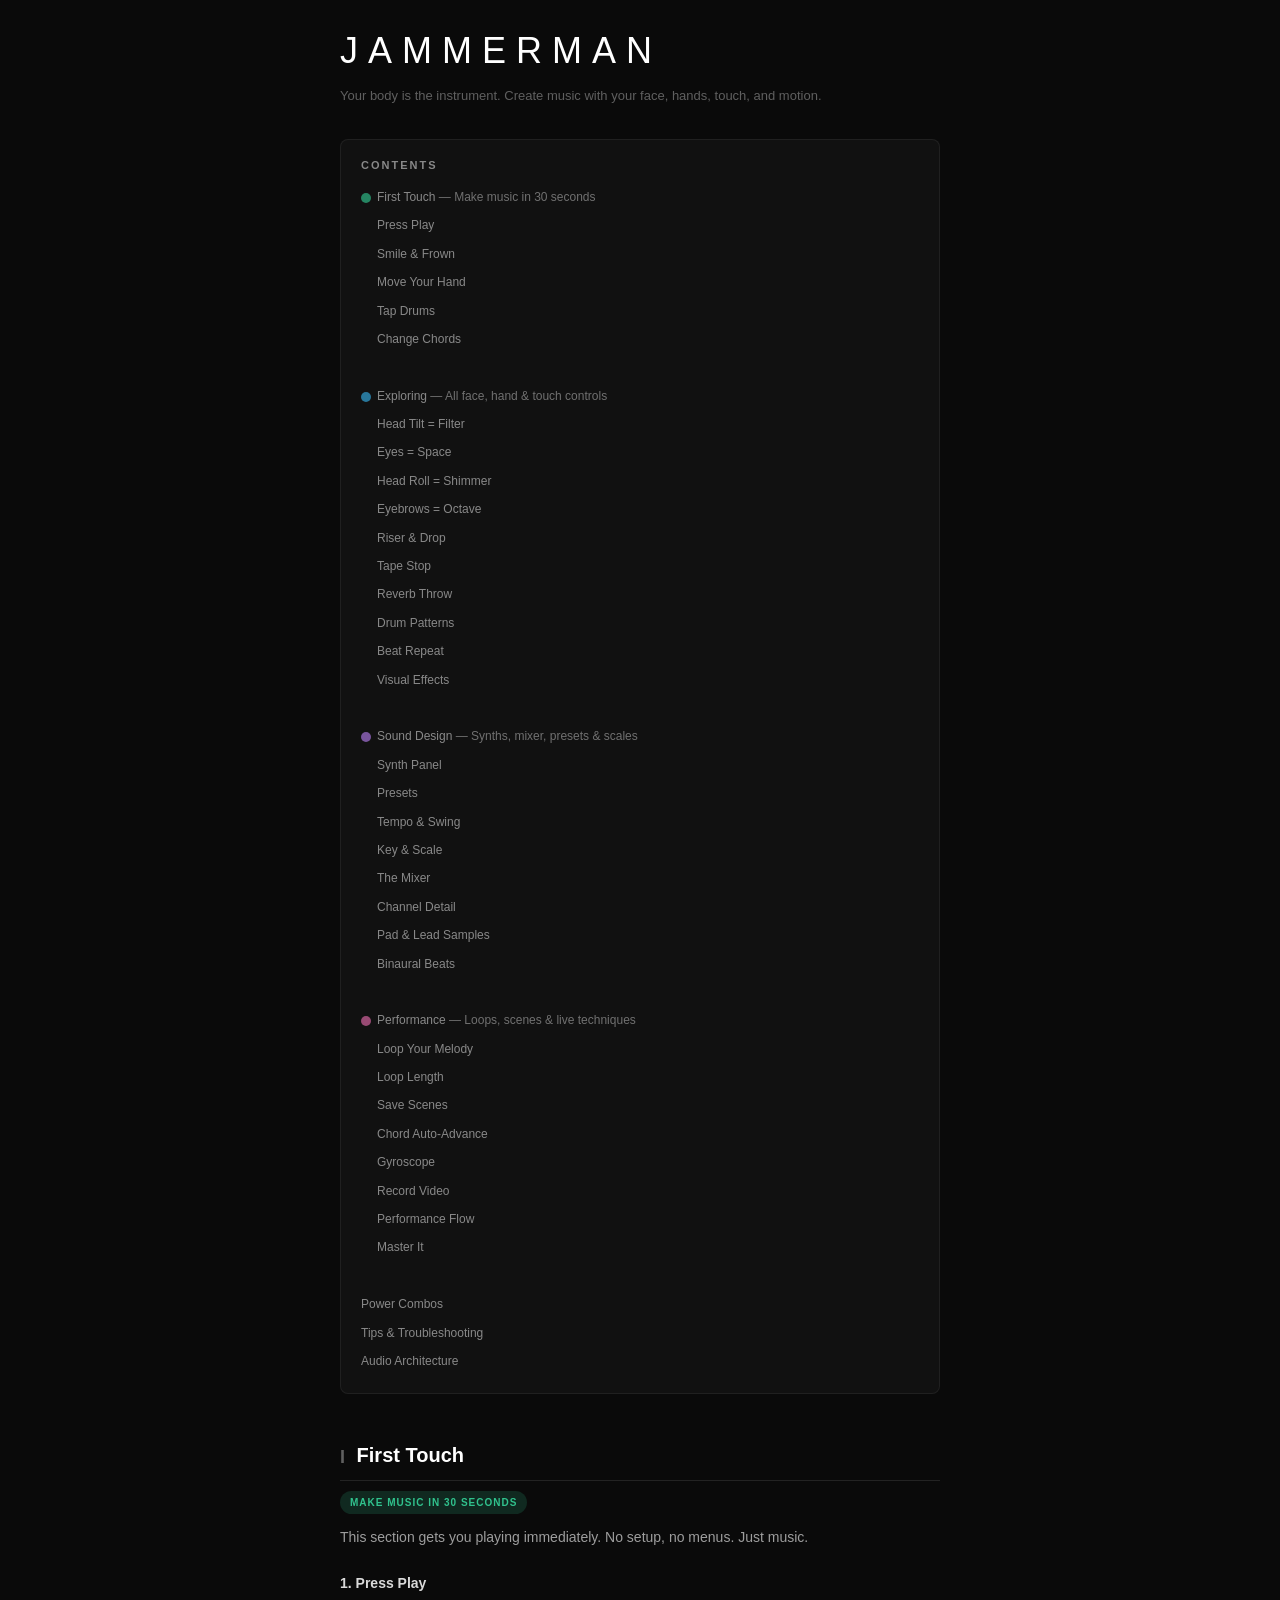
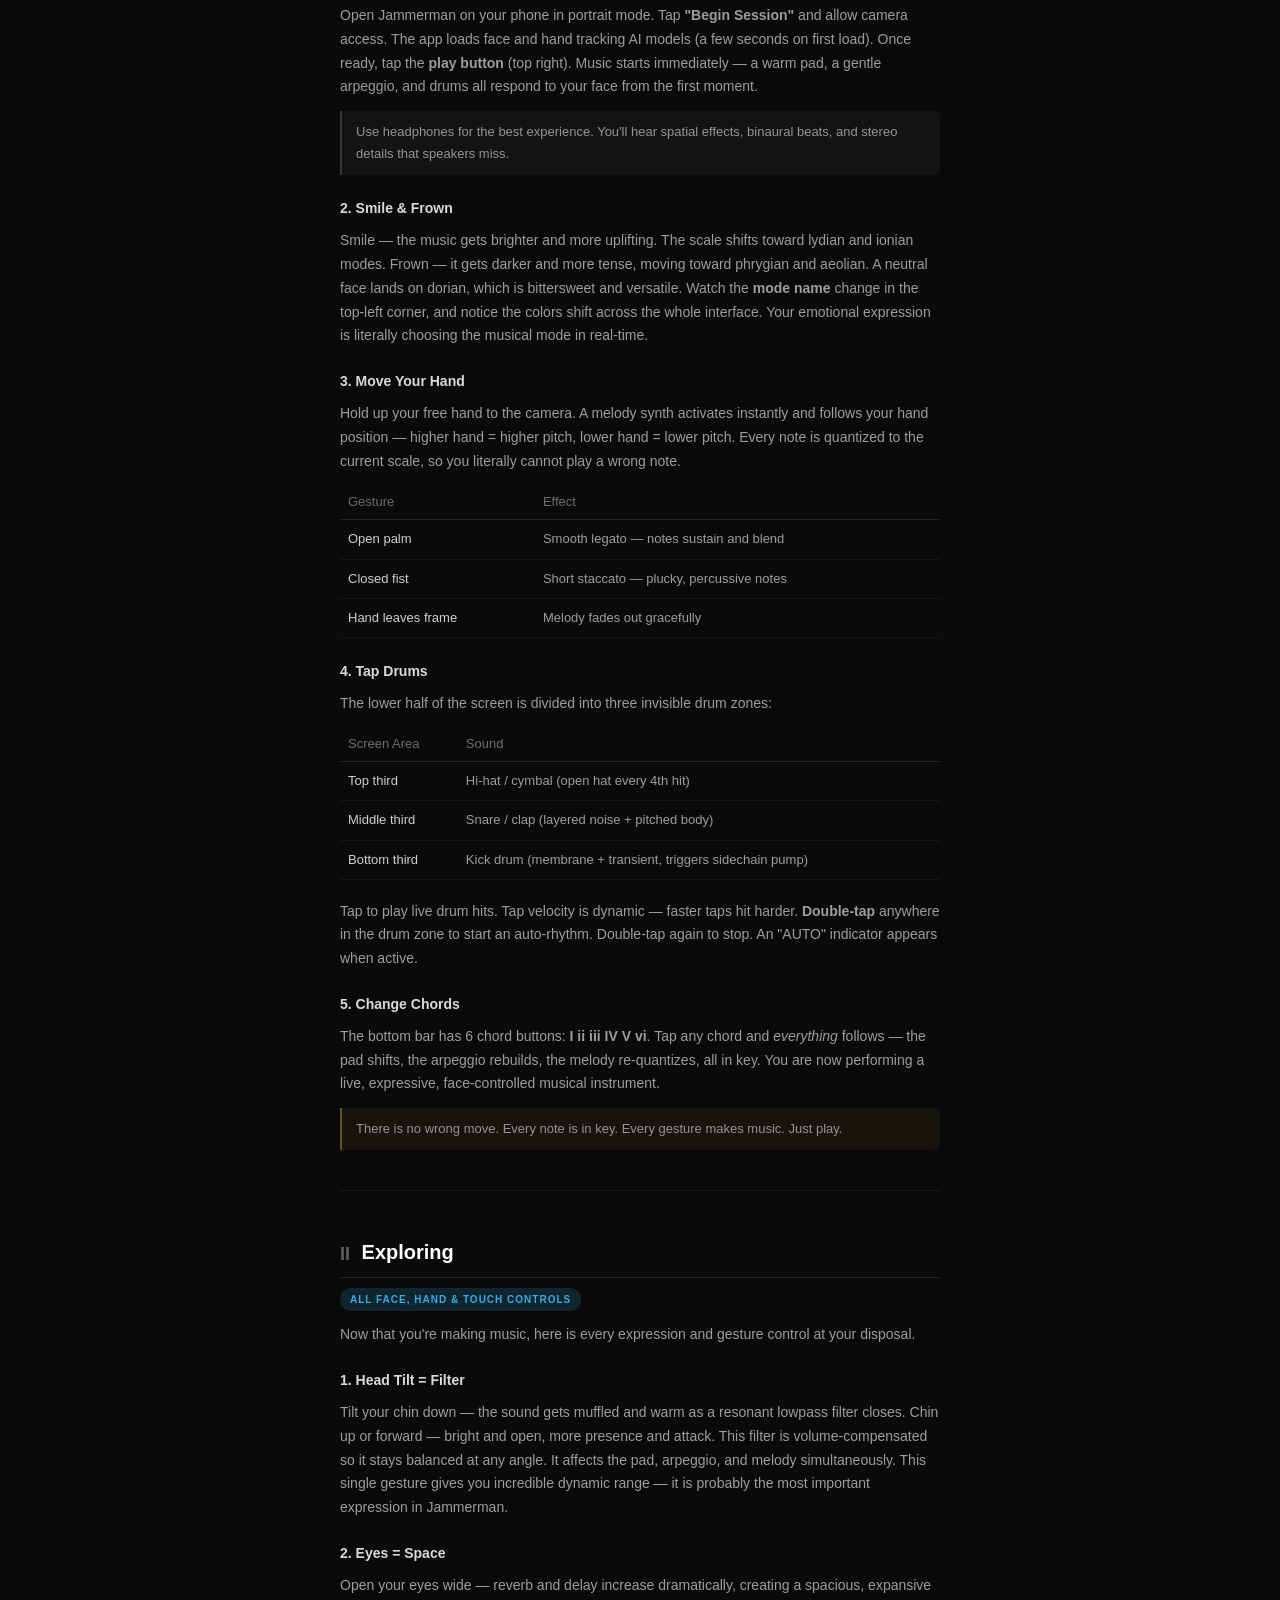
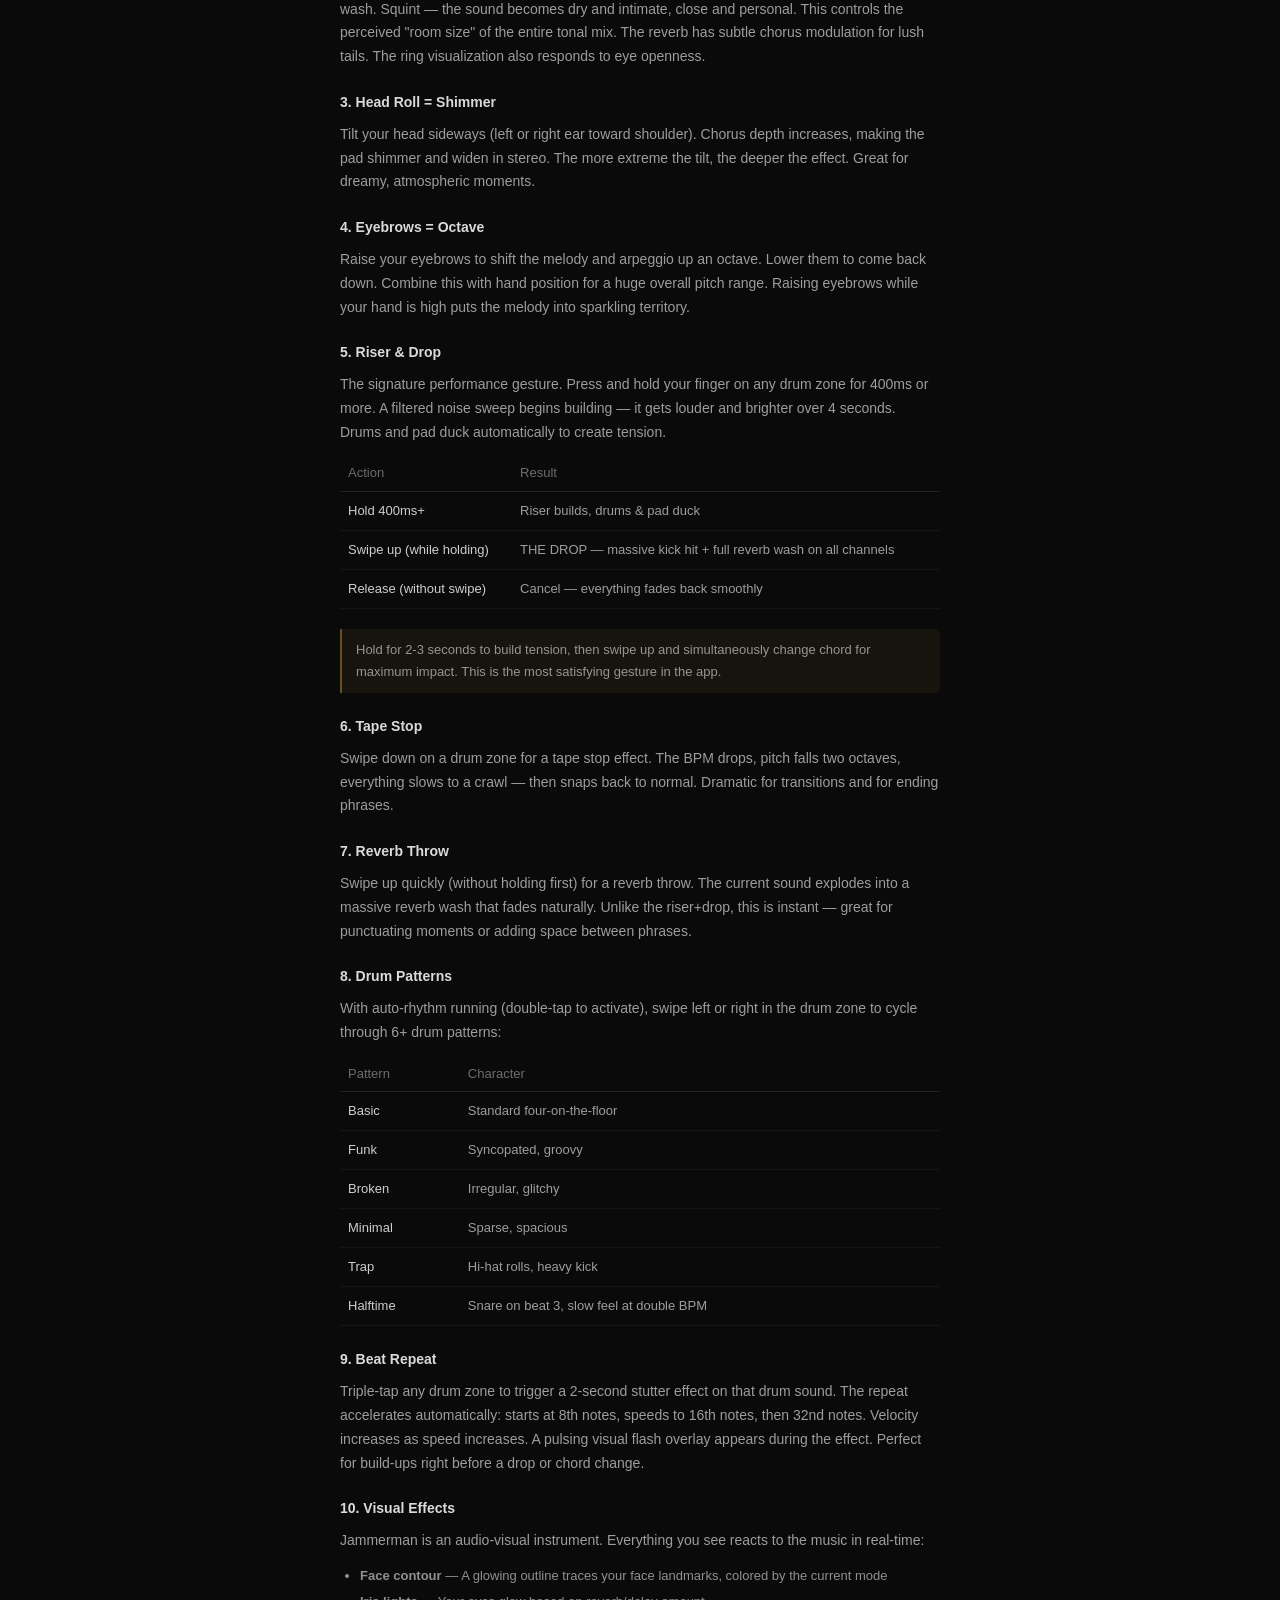
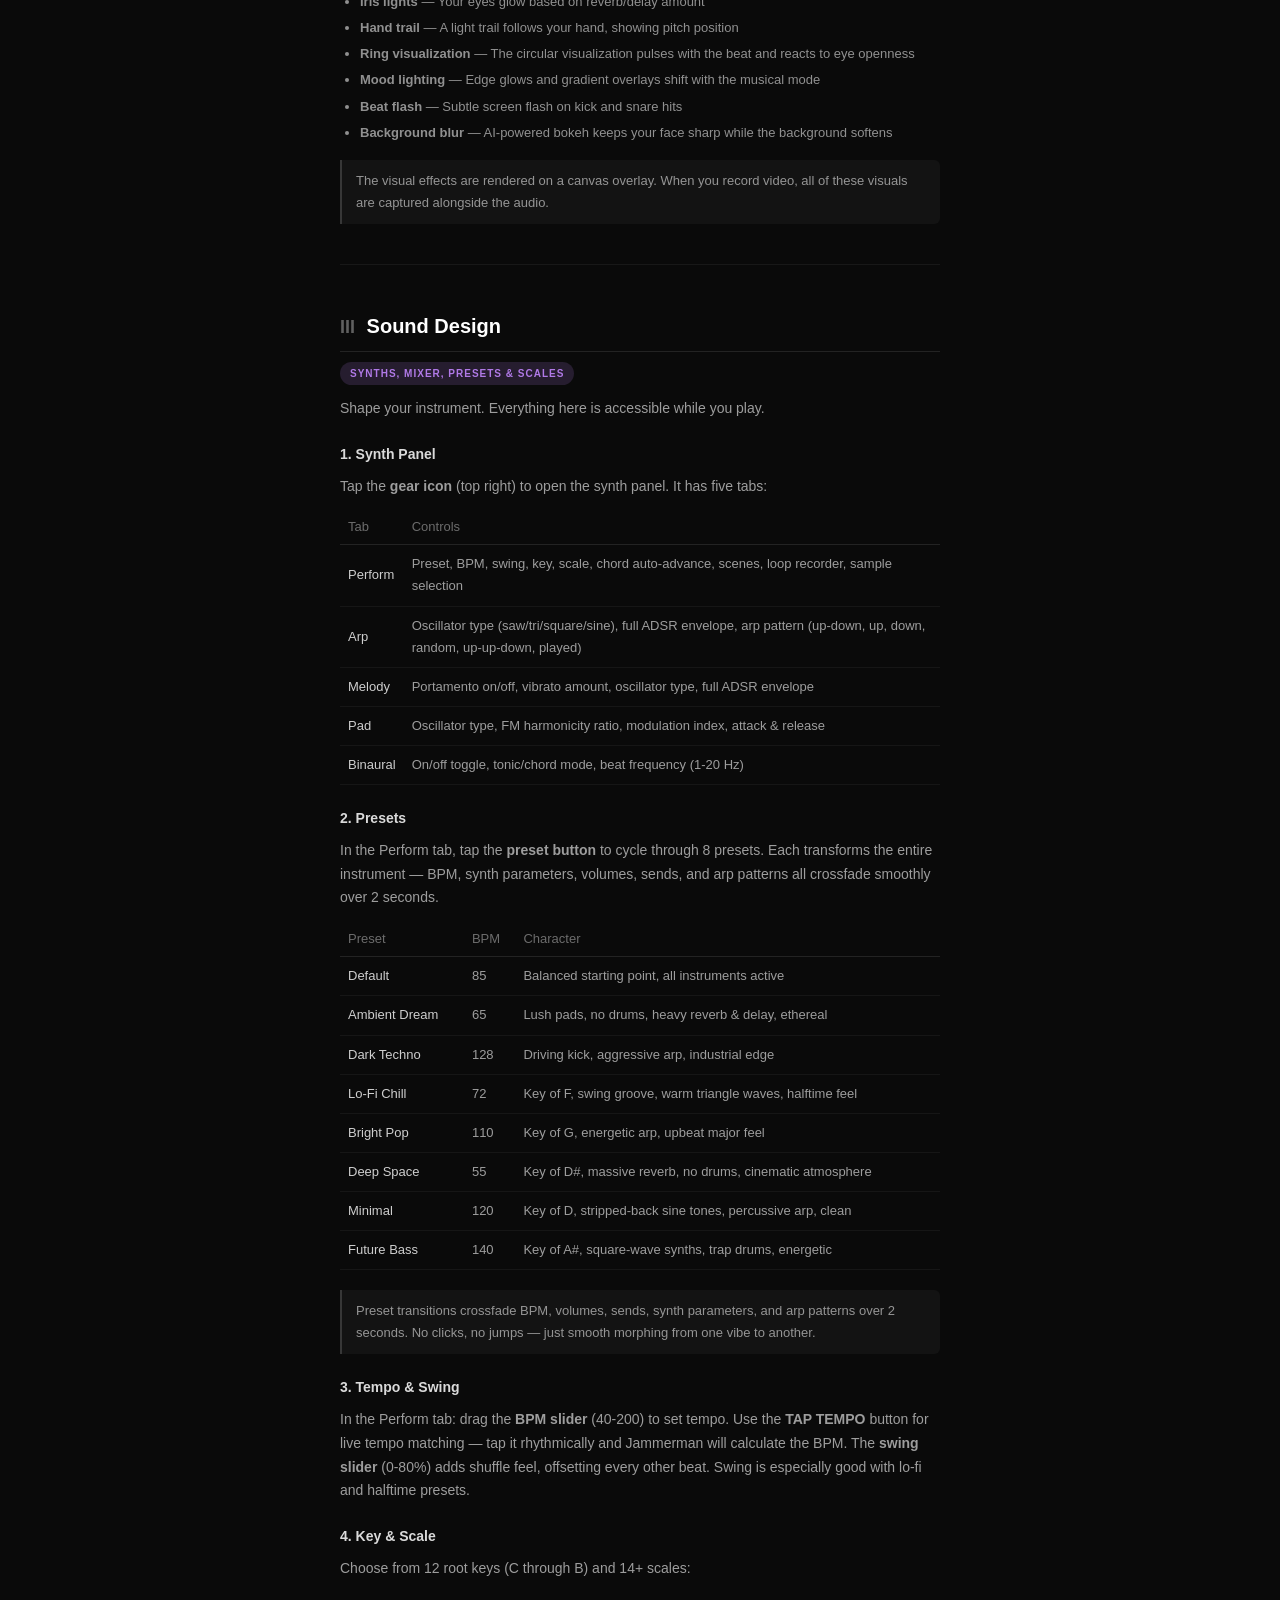
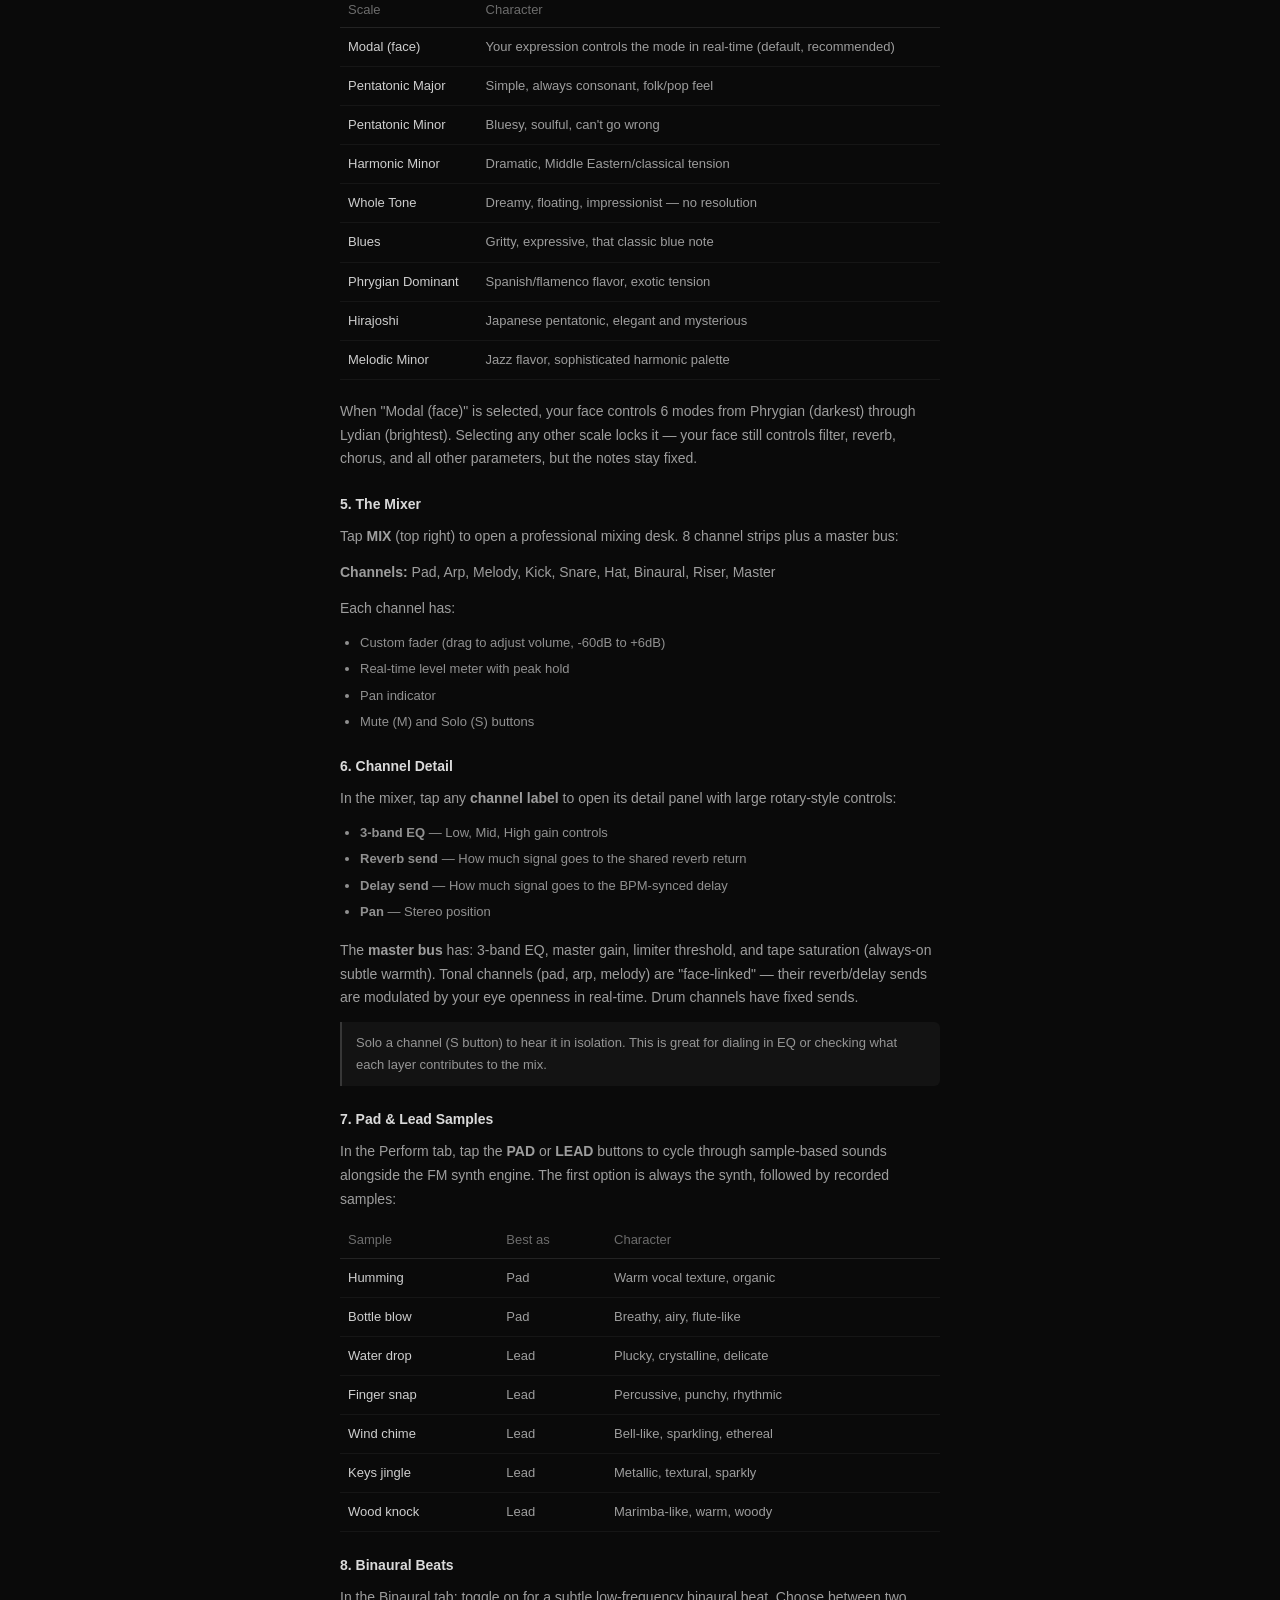
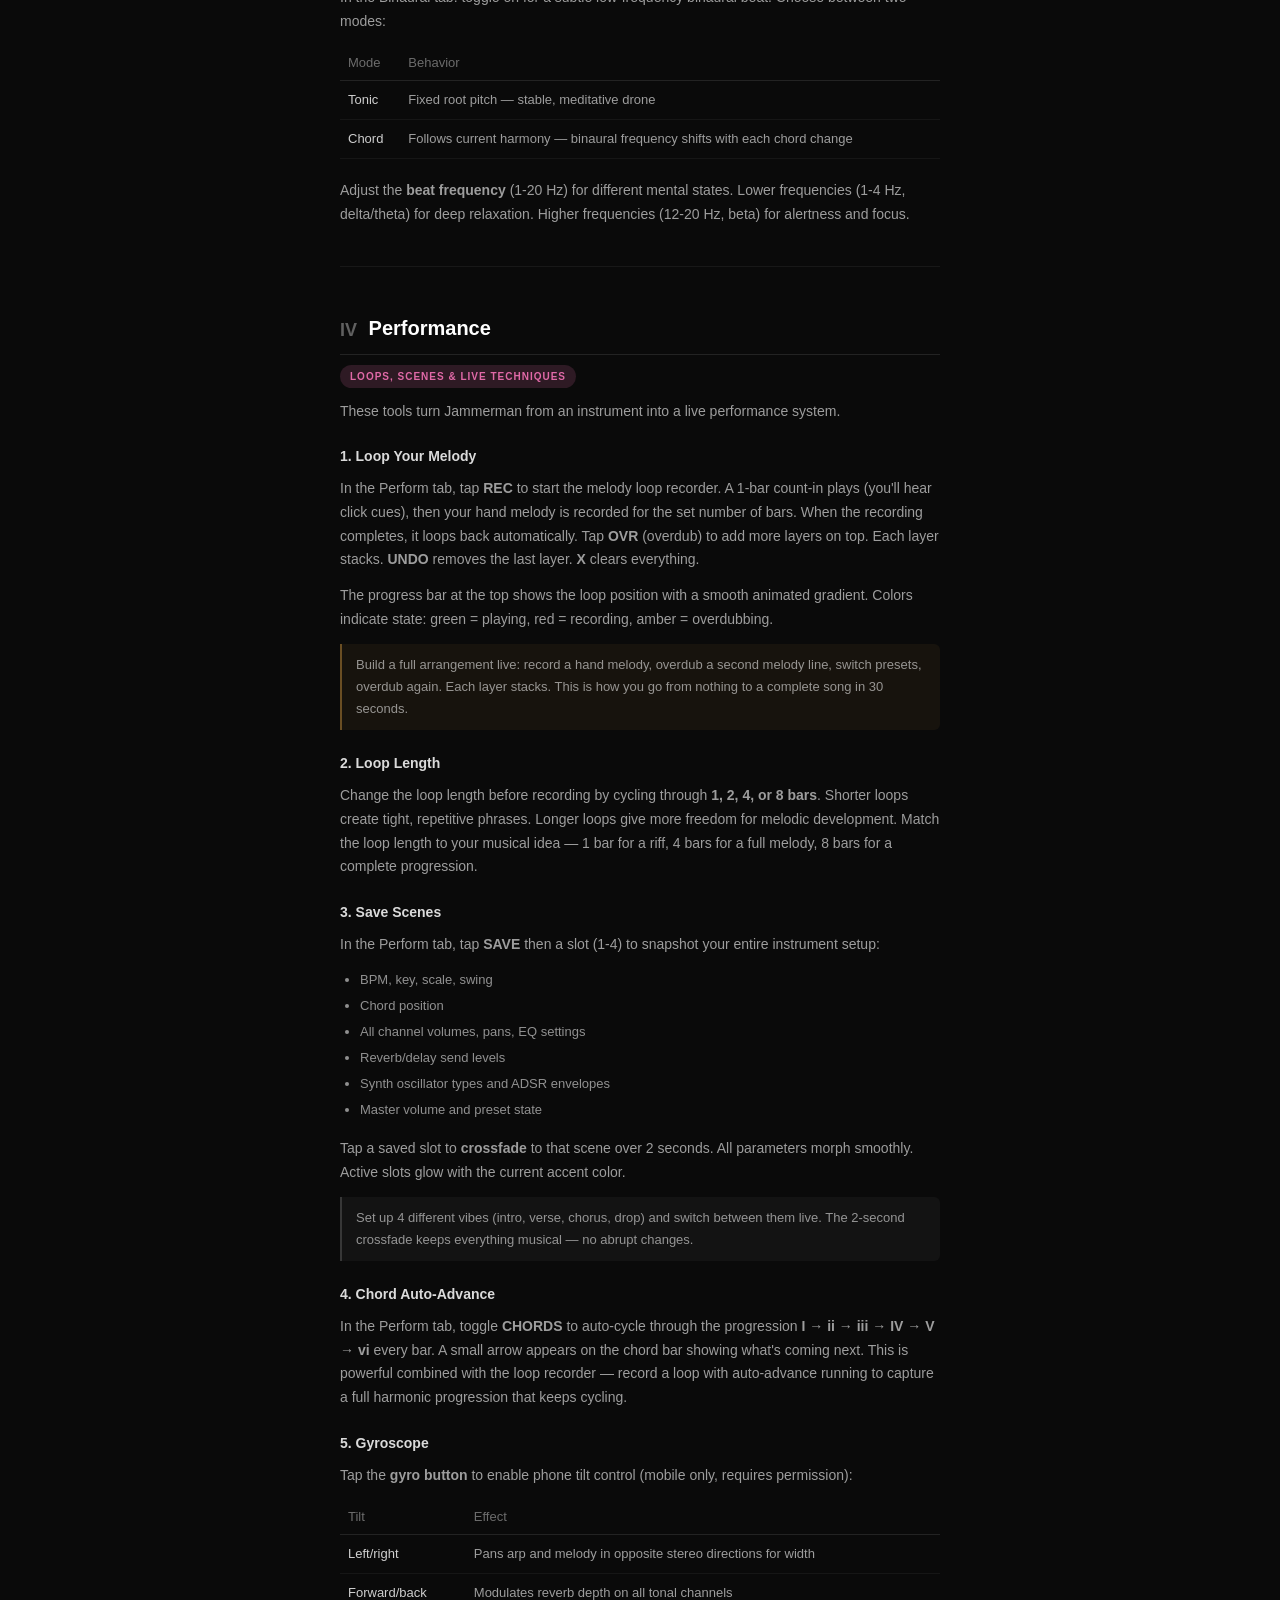
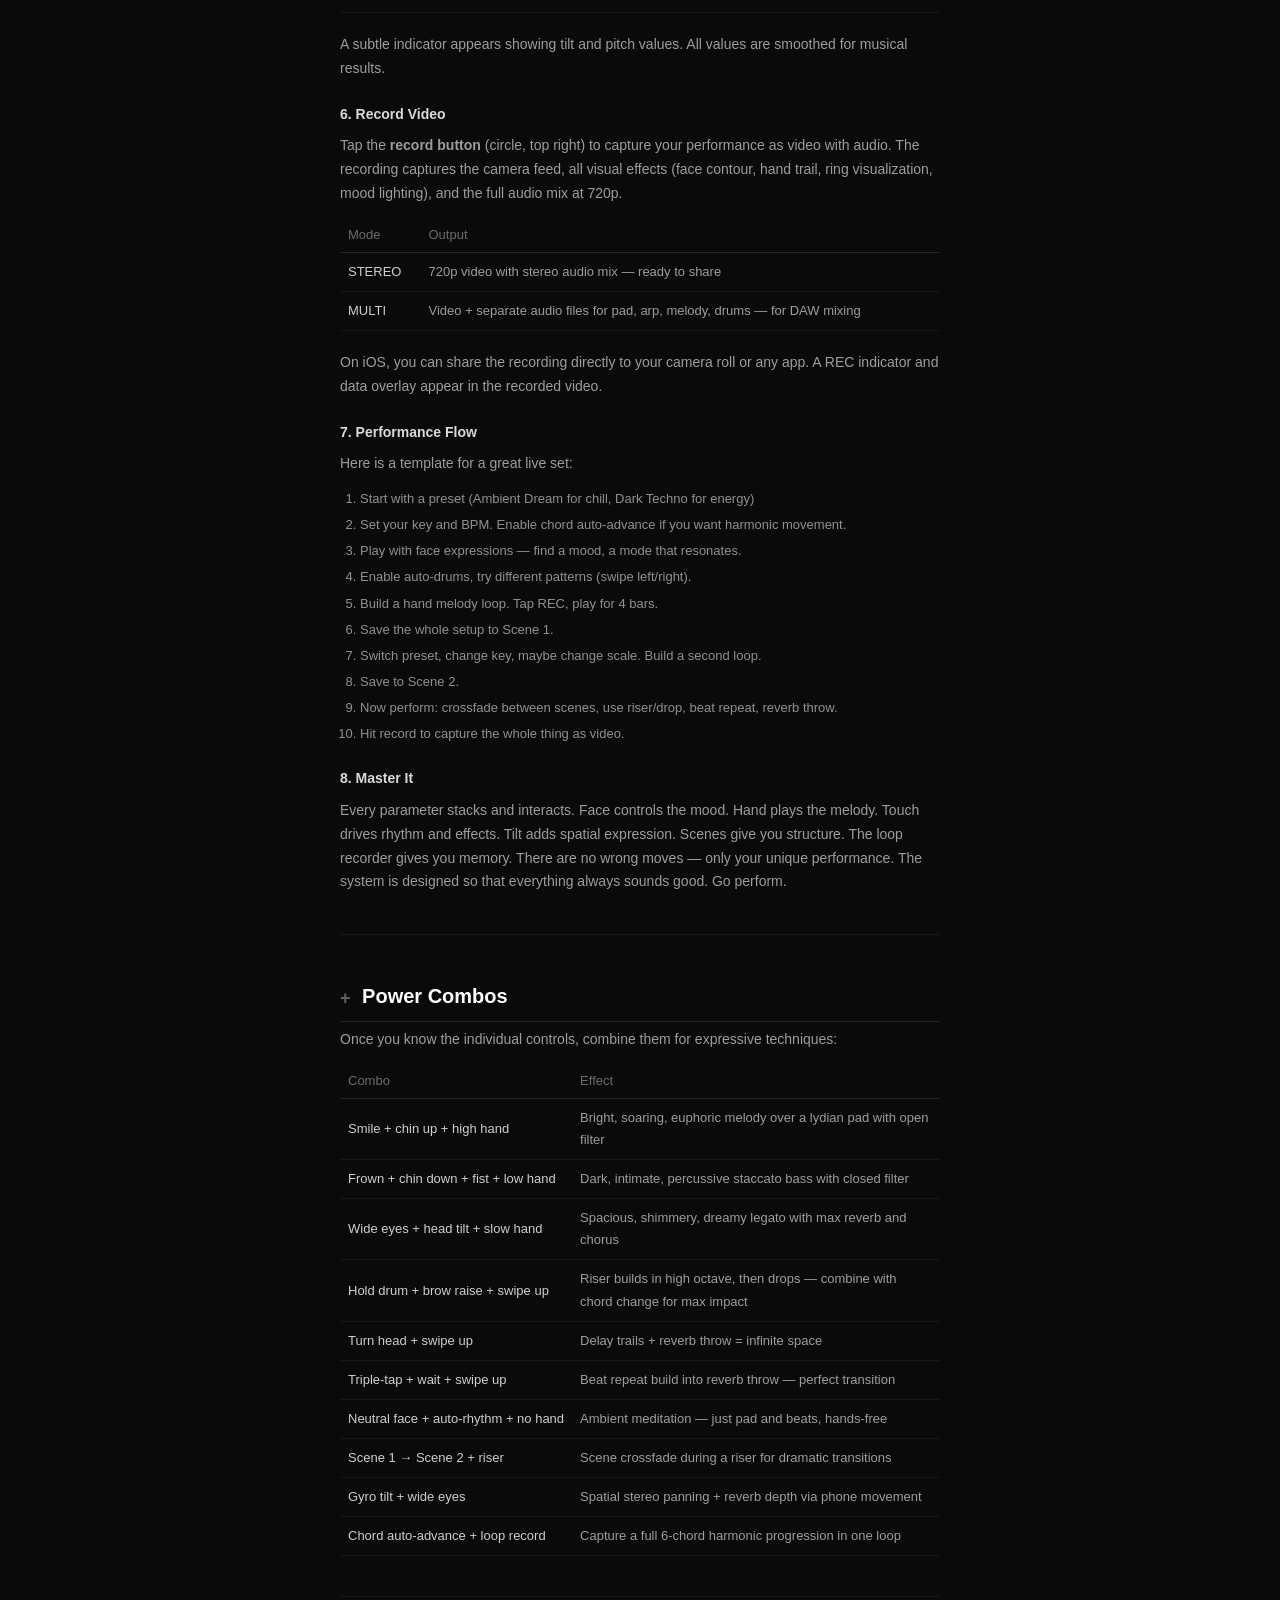
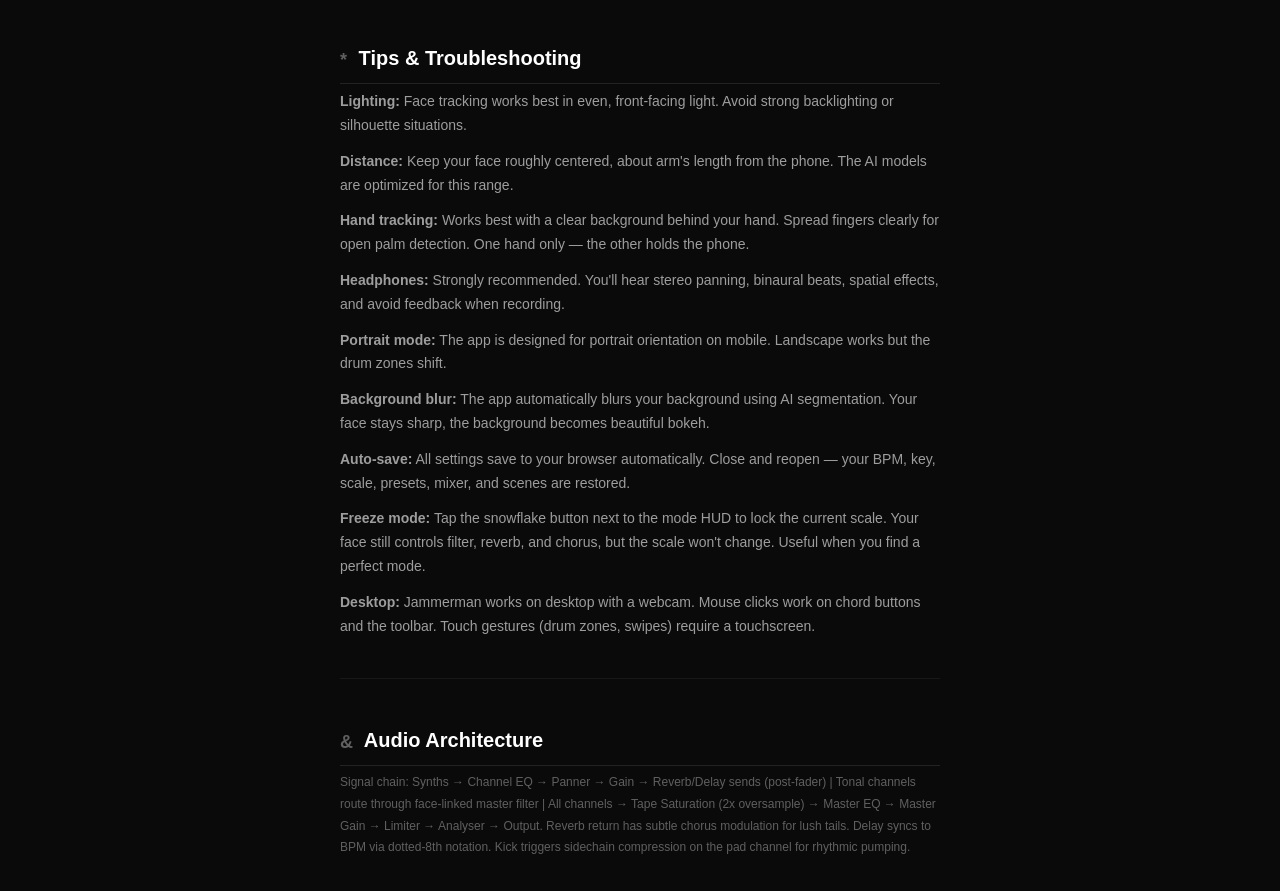
<file: guide.html>
<!DOCTYPE html>
<html lang="en">
<head>
<meta charset="UTF-8">
<meta name="viewport" content="width=device-width, initial-scale=1.0">
<title>Jammerman — Complete Guide</title>
<style>
  * { margin: 0; padding: 0; box-sizing: border-box; }
  body {
    background: #0a0a0a; color: #e0d8cc;
    font-family: -apple-system, BlinkMacSystemFont, 'Segoe UI', sans-serif;
    line-height: 1.7; padding: 20px;
    max-width: 640px; margin: 0 auto;
  }
  h1 { font-size: 36px; font-weight: 200; letter-spacing: 10px; text-transform: uppercase; margin-bottom: 4px; color: #fff; }
  .subtitle { color: rgba(255,255,255,0.35); font-size: 13px; margin-bottom: 32px; }
  h2 { font-size: 20px; font-weight: 600; margin: 44px 0 6px; color: #fff; border-bottom: 1px solid rgba(255,255,255,0.1); padding-bottom: 8px; }
  h3 { font-size: 14px; font-weight: 600; margin: 22px 0 8px; color: rgba(255,255,255,0.85); }
  p { margin-bottom: 12px; font-size: 14px; color: rgba(255,255,255,0.6); }
  ul { margin: 8px 0 16px 20px; font-size: 13px; color: rgba(255,255,255,0.55); }
  li { margin-bottom: 4px; }
  table { width: 100%; border-collapse: collapse; margin: 12px 0 20px; font-size: 13px; }
  th { text-align: left; color: rgba(255,255,255,0.4); font-weight: 400; padding: 6px 8px; border-bottom: 1px solid rgba(255,255,255,0.1); }
  td { padding: 8px; border-bottom: 1px solid rgba(255,255,255,0.05); color: rgba(255,255,255,0.6); }
  td:first-child { color: rgba(255,255,255,0.8); white-space: nowrap; }
  .tip { background: rgba(255,255,255,0.04); border-left: 2px solid rgba(255,255,255,0.15); padding: 10px 14px; margin: 12px 0; border-radius: 0 6px 6px 0; font-size: 13px; color: rgba(255,255,255,0.55); }
  .tip.highlight { background: rgba(232,169,72,0.06); border-left-color: rgba(232,169,72,0.4); }
  a { color: rgba(255,255,255,0.5); }
  .section-icon { font-size: 18px; margin-right: 6px; vertical-align: middle; opacity: 0.35; }
  .tier { display: inline-block; font-size: 10px; font-weight: 600; letter-spacing: 1px; text-transform: uppercase; padding: 3px 10px; border-radius: 12px; margin-bottom: 12px; }
  .tier-first { background: rgba(52,211,153,0.15); color: rgba(52,211,153,0.9); }
  .tier-explore { background: rgba(56,189,248,0.15); color: rgba(56,189,248,0.9); }
  .tier-design { background: rgba(192,132,252,0.15); color: rgba(192,132,252,0.9); }
  .tier-perform { background: rgba(244,114,182,0.15); color: rgba(244,114,182,0.9); }
  .toc { margin: 20px 0 32px; padding: 16px 20px; background: rgba(255,255,255,0.03); border-radius: 8px; border: 1px solid rgba(255,255,255,0.06); }
  .toc h3 { margin: 0 0 10px; color: rgba(255,255,255,0.5); font-size: 11px; letter-spacing: 2px; text-transform: uppercase; }
  .toc ul { list-style: none; margin: 0; padding: 0; }
  .toc li { font-size: 12px; color: rgba(255,255,255,0.4); padding: 2px 0; }
  .toc li a { color: rgba(255,255,255,0.5); text-decoration: none; }
  .toc li a:hover { color: rgba(255,255,255,0.8); }
  .toc .tier-label { display: inline-block; width: 10px; height: 10px; border-radius: 50%; margin-right: 6px; vertical-align: middle; }
  .toc .dot-first { background: rgba(52,211,153,0.6); }
  .toc .dot-explore { background: rgba(56,189,248,0.6); }
  .toc .dot-design { background: rgba(192,132,252,0.6); }
  .toc .dot-perform { background: rgba(244,114,182,0.6); }
  .divider { height: 1px; background: rgba(255,255,255,0.06); margin: 40px 0; }
</style>
</head>
<body>

<h1>Jammerman</h1>
<p class="subtitle">Your body is the instrument. Create music with your face, hands, touch, and motion.</p>

<div class="toc">
  <h3>Contents</h3>
  <ul>
    <li><span class="tier-label dot-first"></span><a href="#first-touch">First Touch</a> &mdash; Make music in 30 seconds</li>
    <li style="padding-left: 16px"><a href="#ft-play">Press Play</a></li>
    <li style="padding-left: 16px"><a href="#ft-face">Smile & Frown</a></li>
    <li style="padding-left: 16px"><a href="#ft-hand">Move Your Hand</a></li>
    <li style="padding-left: 16px"><a href="#ft-drums">Tap Drums</a></li>
    <li style="padding-left: 16px"><a href="#ft-chords">Change Chords</a></li>
    <li>&nbsp;</li>
    <li><span class="tier-label dot-explore"></span><a href="#exploring">Exploring</a> &mdash; All face, hand & touch controls</li>
    <li style="padding-left: 16px"><a href="#ex-filter">Head Tilt = Filter</a></li>
    <li style="padding-left: 16px"><a href="#ex-eyes">Eyes = Space</a></li>
    <li style="padding-left: 16px"><a href="#ex-roll">Head Roll = Shimmer</a></li>
    <li style="padding-left: 16px"><a href="#ex-brows">Eyebrows = Octave</a></li>
    <li style="padding-left: 16px"><a href="#ex-riser">Riser & Drop</a></li>
    <li style="padding-left: 16px"><a href="#ex-tape">Tape Stop</a></li>
    <li style="padding-left: 16px"><a href="#ex-reverb">Reverb Throw</a></li>
    <li style="padding-left: 16px"><a href="#ex-patterns">Drum Patterns</a></li>
    <li style="padding-left: 16px"><a href="#ex-beat">Beat Repeat</a></li>
    <li style="padding-left: 16px"><a href="#ex-visuals">Visual Effects</a></li>
    <li>&nbsp;</li>
    <li><span class="tier-label dot-design"></span><a href="#sound-design">Sound Design</a> &mdash; Synths, mixer, presets & scales</li>
    <li style="padding-left: 16px"><a href="#sd-panel">Synth Panel</a></li>
    <li style="padding-left: 16px"><a href="#sd-presets">Presets</a></li>
    <li style="padding-left: 16px"><a href="#sd-tempo">Tempo & Swing</a></li>
    <li style="padding-left: 16px"><a href="#sd-key">Key & Scale</a></li>
    <li style="padding-left: 16px"><a href="#sd-mixer">The Mixer</a></li>
    <li style="padding-left: 16px"><a href="#sd-detail">Channel Detail</a></li>
    <li style="padding-left: 16px"><a href="#sd-samples">Pad & Lead Samples</a></li>
    <li style="padding-left: 16px"><a href="#sd-binaural">Binaural Beats</a></li>
    <li>&nbsp;</li>
    <li><span class="tier-label dot-perform"></span><a href="#performance">Performance</a> &mdash; Loops, scenes & live techniques</li>
    <li style="padding-left: 16px"><a href="#pf-loop">Loop Your Melody</a></li>
    <li style="padding-left: 16px"><a href="#pf-length">Loop Length</a></li>
    <li style="padding-left: 16px"><a href="#pf-scenes">Save Scenes</a></li>
    <li style="padding-left: 16px"><a href="#pf-chords">Chord Auto-Advance</a></li>
    <li style="padding-left: 16px"><a href="#pf-gyro">Gyroscope</a></li>
    <li style="padding-left: 16px"><a href="#pf-record">Record Video</a></li>
    <li style="padding-left: 16px"><a href="#pf-flow">Performance Flow</a></li>
    <li style="padding-left: 16px"><a href="#pf-master">Master It</a></li>
    <li>&nbsp;</li>
    <li><a href="#combos">Power Combos</a></li>
    <li><a href="#tips">Tips & Troubleshooting</a></li>
    <li><a href="#architecture">Audio Architecture</a></li>
  </ul>
</div>

<!-- ================================================================ -->
<!-- FIRST TOUCH                                                       -->
<!-- ================================================================ -->

<h2 id="first-touch"><span class="section-icon">I</span> First Touch</h2>
<span class="tier tier-first">Make music in 30 seconds</span>

<p>This section gets you playing immediately. No setup, no menus. Just music.</p>

<h3 id="ft-play">1. Press Play</h3>
<p>Open Jammerman on your phone in portrait mode. Tap <strong>"Begin Session"</strong> and allow camera access. The app loads face and hand tracking AI models (a few seconds on first load). Once ready, tap the <strong>play button</strong> (top right). Music starts immediately &mdash; a warm pad, a gentle arpeggio, and drums all respond to your face from the first moment.</p>

<div class="tip">Use headphones for the best experience. You'll hear spatial effects, binaural beats, and stereo details that speakers miss.</div>

<h3 id="ft-face">2. Smile & Frown</h3>
<p>Smile &mdash; the music gets brighter and more uplifting. The scale shifts toward lydian and ionian modes. Frown &mdash; it gets darker and more tense, moving toward phrygian and aeolian. A neutral face lands on dorian, which is bittersweet and versatile. Watch the <strong>mode name</strong> change in the top-left corner, and notice the colors shift across the whole interface. Your emotional expression is literally choosing the musical mode in real-time.</p>

<h3 id="ft-hand">3. Move Your Hand</h3>
<p>Hold up your free hand to the camera. A melody synth activates instantly and follows your hand position &mdash; higher hand = higher pitch, lower hand = lower pitch. Every note is quantized to the current scale, so you literally cannot play a wrong note.</p>

<table>
  <tr><th>Gesture</th><th>Effect</th></tr>
  <tr><td>Open palm</td><td>Smooth legato &mdash; notes sustain and blend</td></tr>
  <tr><td>Closed fist</td><td>Short staccato &mdash; plucky, percussive notes</td></tr>
  <tr><td>Hand leaves frame</td><td>Melody fades out gracefully</td></tr>
</table>

<h3 id="ft-drums">4. Tap Drums</h3>
<p>The lower half of the screen is divided into three invisible drum zones:</p>

<table>
  <tr><th>Screen Area</th><th>Sound</th></tr>
  <tr><td>Top third</td><td>Hi-hat / cymbal (open hat every 4th hit)</td></tr>
  <tr><td>Middle third</td><td>Snare / clap (layered noise + pitched body)</td></tr>
  <tr><td>Bottom third</td><td>Kick drum (membrane + transient, triggers sidechain pump)</td></tr>
</table>

<p>Tap to play live drum hits. Tap velocity is dynamic &mdash; faster taps hit harder. <strong>Double-tap</strong> anywhere in the drum zone to start an auto-rhythm. Double-tap again to stop. An "AUTO" indicator appears when active.</p>

<h3 id="ft-chords">5. Change Chords</h3>
<p>The bottom bar has 6 chord buttons: <strong>I ii iii IV V vi</strong>. Tap any chord and <em>everything</em> follows &mdash; the pad shifts, the arpeggio rebuilds, the melody re-quantizes, all in key. You are now performing a live, expressive, face-controlled musical instrument.</p>

<div class="tip highlight">There is no wrong move. Every note is in key. Every gesture makes music. Just play.</div>

<!-- ================================================================ -->
<!-- EXPLORING                                                          -->
<!-- ================================================================ -->

<div class="divider"></div>

<h2 id="exploring"><span class="section-icon">II</span> Exploring</h2>
<span class="tier tier-explore">All face, hand & touch controls</span>

<p>Now that you're making music, here is every expression and gesture control at your disposal.</p>

<h3 id="ex-filter">1. Head Tilt = Filter</h3>
<p>Tilt your chin down &mdash; the sound gets muffled and warm as a resonant lowpass filter closes. Chin up or forward &mdash; bright and open, more presence and attack. This filter is volume-compensated so it stays balanced at any angle. It affects the pad, arpeggio, and melody simultaneously. This single gesture gives you incredible dynamic range &mdash; it is probably the most important expression in Jammerman.</p>

<h3 id="ex-eyes">2. Eyes = Space</h3>
<p>Open your eyes wide &mdash; reverb and delay increase dramatically, creating a spacious, expansive wash. Squint &mdash; the sound becomes dry and intimate, close and personal. This controls the perceived "room size" of the entire tonal mix. The reverb has subtle chorus modulation for lush tails. The ring visualization also responds to eye openness.</p>

<h3 id="ex-roll">3. Head Roll = Shimmer</h3>
<p>Tilt your head sideways (left or right ear toward shoulder). Chorus depth increases, making the pad shimmer and widen in stereo. The more extreme the tilt, the deeper the effect. Great for dreamy, atmospheric moments.</p>

<h3 id="ex-brows">4. Eyebrows = Octave</h3>
<p>Raise your eyebrows to shift the melody and arpeggio up an octave. Lower them to come back down. Combine this with hand position for a huge overall pitch range. Raising eyebrows while your hand is high puts the melody into sparkling territory.</p>

<h3 id="ex-riser">5. Riser & Drop</h3>
<p>The signature performance gesture. Press and hold your finger on any drum zone for 400ms or more. A filtered noise sweep begins building &mdash; it gets louder and brighter over 4 seconds. Drums and pad duck automatically to create tension.</p>

<table>
  <tr><th>Action</th><th>Result</th></tr>
  <tr><td>Hold 400ms+</td><td>Riser builds, drums & pad duck</td></tr>
  <tr><td>Swipe up (while holding)</td><td>THE DROP &mdash; massive kick hit + full reverb wash on all channels</td></tr>
  <tr><td>Release (without swipe)</td><td>Cancel &mdash; everything fades back smoothly</td></tr>
</table>

<div class="tip highlight">Hold for 2-3 seconds to build tension, then swipe up and simultaneously change chord for maximum impact. This is the most satisfying gesture in the app.</div>

<h3 id="ex-tape">6. Tape Stop</h3>
<p>Swipe down on a drum zone for a tape stop effect. The BPM drops, pitch falls two octaves, everything slows to a crawl &mdash; then snaps back to normal. Dramatic for transitions and for ending phrases.</p>

<h3 id="ex-reverb">7. Reverb Throw</h3>
<p>Swipe up quickly (without holding first) for a reverb throw. The current sound explodes into a massive reverb wash that fades naturally. Unlike the riser+drop, this is instant &mdash; great for punctuating moments or adding space between phrases.</p>

<h3 id="ex-patterns">8. Drum Patterns</h3>
<p>With auto-rhythm running (double-tap to activate), swipe left or right in the drum zone to cycle through 6+ drum patterns:</p>

<table>
  <tr><th>Pattern</th><th>Character</th></tr>
  <tr><td>Basic</td><td>Standard four-on-the-floor</td></tr>
  <tr><td>Funk</td><td>Syncopated, groovy</td></tr>
  <tr><td>Broken</td><td>Irregular, glitchy</td></tr>
  <tr><td>Minimal</td><td>Sparse, spacious</td></tr>
  <tr><td>Trap</td><td>Hi-hat rolls, heavy kick</td></tr>
  <tr><td>Halftime</td><td>Snare on beat 3, slow feel at double BPM</td></tr>
</table>

<h3 id="ex-beat">9. Beat Repeat</h3>
<p>Triple-tap any drum zone to trigger a 2-second stutter effect on that drum sound. The repeat accelerates automatically: starts at 8th notes, speeds to 16th notes, then 32nd notes. Velocity increases as speed increases. A pulsing visual flash overlay appears during the effect. Perfect for build-ups right before a drop or chord change.</p>

<h3 id="ex-visuals">10. Visual Effects</h3>
<p>Jammerman is an audio-visual instrument. Everything you see reacts to the music in real-time:</p>
<ul>
  <li><strong>Face contour</strong> &mdash; A glowing outline traces your face landmarks, colored by the current mode</li>
  <li><strong>Iris lights</strong> &mdash; Your eyes glow based on reverb/delay amount</li>
  <li><strong>Hand trail</strong> &mdash; A light trail follows your hand, showing pitch position</li>
  <li><strong>Ring visualization</strong> &mdash; The circular visualization pulses with the beat and reacts to eye openness</li>
  <li><strong>Mood lighting</strong> &mdash; Edge glows and gradient overlays shift with the musical mode</li>
  <li><strong>Beat flash</strong> &mdash; Subtle screen flash on kick and snare hits</li>
  <li><strong>Background blur</strong> &mdash; AI-powered bokeh keeps your face sharp while the background softens</li>
</ul>

<div class="tip">The visual effects are rendered on a canvas overlay. When you record video, all of these visuals are captured alongside the audio.</div>

<!-- ================================================================ -->
<!-- SOUND DESIGN                                                       -->
<!-- ================================================================ -->

<div class="divider"></div>

<h2 id="sound-design"><span class="section-icon">III</span> Sound Design</h2>
<span class="tier tier-design">Synths, mixer, presets & scales</span>

<p>Shape your instrument. Everything here is accessible while you play.</p>

<h3 id="sd-panel">1. Synth Panel</h3>
<p>Tap the <strong>gear icon</strong> (top right) to open the synth panel. It has five tabs:</p>

<table>
  <tr><th>Tab</th><th>Controls</th></tr>
  <tr><td>Perform</td><td>Preset, BPM, swing, key, scale, chord auto-advance, scenes, loop recorder, sample selection</td></tr>
  <tr><td>Arp</td><td>Oscillator type (saw/tri/square/sine), full ADSR envelope, arp pattern (up-down, up, down, random, up-up-down, played)</td></tr>
  <tr><td>Melody</td><td>Portamento on/off, vibrato amount, oscillator type, full ADSR envelope</td></tr>
  <tr><td>Pad</td><td>Oscillator type, FM harmonicity ratio, modulation index, attack & release</td></tr>
  <tr><td>Binaural</td><td>On/off toggle, tonic/chord mode, beat frequency (1-20 Hz)</td></tr>
</table>

<h3 id="sd-presets">2. Presets</h3>
<p>In the Perform tab, tap the <strong>preset button</strong> to cycle through 8 presets. Each transforms the entire instrument &mdash; BPM, synth parameters, volumes, sends, and arp patterns all crossfade smoothly over 2 seconds.</p>

<table>
  <tr><th>Preset</th><th>BPM</th><th>Character</th></tr>
  <tr><td>Default</td><td>85</td><td>Balanced starting point, all instruments active</td></tr>
  <tr><td>Ambient Dream</td><td>65</td><td>Lush pads, no drums, heavy reverb & delay, ethereal</td></tr>
  <tr><td>Dark Techno</td><td>128</td><td>Driving kick, aggressive arp, industrial edge</td></tr>
  <tr><td>Lo-Fi Chill</td><td>72</td><td>Key of F, swing groove, warm triangle waves, halftime feel</td></tr>
  <tr><td>Bright Pop</td><td>110</td><td>Key of G, energetic arp, upbeat major feel</td></tr>
  <tr><td>Deep Space</td><td>55</td><td>Key of D#, massive reverb, no drums, cinematic atmosphere</td></tr>
  <tr><td>Minimal</td><td>120</td><td>Key of D, stripped-back sine tones, percussive arp, clean</td></tr>
  <tr><td>Future Bass</td><td>140</td><td>Key of A#, square-wave synths, trap drums, energetic</td></tr>
</table>

<div class="tip">Preset transitions crossfade BPM, volumes, sends, synth parameters, and arp patterns over 2 seconds. No clicks, no jumps &mdash; just smooth morphing from one vibe to another.</div>

<h3 id="sd-tempo">3. Tempo & Swing</h3>
<p>In the Perform tab: drag the <strong>BPM slider</strong> (40-200) to set tempo. Use the <strong>TAP TEMPO</strong> button for live tempo matching &mdash; tap it rhythmically and Jammerman will calculate the BPM. The <strong>swing slider</strong> (0-80%) adds shuffle feel, offsetting every other beat. Swing is especially good with lo-fi and halftime presets.</p>

<h3 id="sd-key">4. Key & Scale</h3>
<p>Choose from 12 root keys (C through B) and 14+ scales:</p>

<table>
  <tr><th>Scale</th><th>Character</th></tr>
  <tr><td>Modal (face)</td><td>Your expression controls the mode in real-time (default, recommended)</td></tr>
  <tr><td>Pentatonic Major</td><td>Simple, always consonant, folk/pop feel</td></tr>
  <tr><td>Pentatonic Minor</td><td>Bluesy, soulful, can't go wrong</td></tr>
  <tr><td>Harmonic Minor</td><td>Dramatic, Middle Eastern/classical tension</td></tr>
  <tr><td>Whole Tone</td><td>Dreamy, floating, impressionist &mdash; no resolution</td></tr>
  <tr><td>Blues</td><td>Gritty, expressive, that classic blue note</td></tr>
  <tr><td>Phrygian Dominant</td><td>Spanish/flamenco flavor, exotic tension</td></tr>
  <tr><td>Hirajoshi</td><td>Japanese pentatonic, elegant and mysterious</td></tr>
  <tr><td>Melodic Minor</td><td>Jazz flavor, sophisticated harmonic palette</td></tr>
</table>

<p>When "Modal (face)" is selected, your face controls 6 modes from Phrygian (darkest) through Lydian (brightest). Selecting any other scale locks it &mdash; your face still controls filter, reverb, chorus, and all other parameters, but the notes stay fixed.</p>

<h3 id="sd-mixer">5. The Mixer</h3>
<p>Tap <strong>MIX</strong> (top right) to open a professional mixing desk. 8 channel strips plus a master bus:</p>

<p><strong>Channels:</strong> Pad, Arp, Melody, Kick, Snare, Hat, Binaural, Riser, Master</p>

<p>Each channel has:</p>
<ul>
  <li>Custom fader (drag to adjust volume, -60dB to +6dB)</li>
  <li>Real-time level meter with peak hold</li>
  <li>Pan indicator</li>
  <li>Mute (M) and Solo (S) buttons</li>
</ul>

<h3 id="sd-detail">6. Channel Detail</h3>
<p>In the mixer, tap any <strong>channel label</strong> to open its detail panel with large rotary-style controls:</p>
<ul>
  <li><strong>3-band EQ</strong> &mdash; Low, Mid, High gain controls</li>
  <li><strong>Reverb send</strong> &mdash; How much signal goes to the shared reverb return</li>
  <li><strong>Delay send</strong> &mdash; How much signal goes to the BPM-synced delay</li>
  <li><strong>Pan</strong> &mdash; Stereo position</li>
</ul>

<p>The <strong>master bus</strong> has: 3-band EQ, master gain, limiter threshold, and tape saturation (always-on subtle warmth). Tonal channels (pad, arp, melody) are "face-linked" &mdash; their reverb/delay sends are modulated by your eye openness in real-time. Drum channels have fixed sends.</p>

<div class="tip">Solo a channel (S button) to hear it in isolation. This is great for dialing in EQ or checking what each layer contributes to the mix.</div>

<h3 id="sd-samples">7. Pad & Lead Samples</h3>
<p>In the Perform tab, tap the <strong>PAD</strong> or <strong>LEAD</strong> buttons to cycle through sample-based sounds alongside the FM synth engine. The first option is always the synth, followed by recorded samples:</p>

<table>
  <tr><th>Sample</th><th>Best as</th><th>Character</th></tr>
  <tr><td>Humming</td><td>Pad</td><td>Warm vocal texture, organic</td></tr>
  <tr><td>Bottle blow</td><td>Pad</td><td>Breathy, airy, flute-like</td></tr>
  <tr><td>Water drop</td><td>Lead</td><td>Plucky, crystalline, delicate</td></tr>
  <tr><td>Finger snap</td><td>Lead</td><td>Percussive, punchy, rhythmic</td></tr>
  <tr><td>Wind chime</td><td>Lead</td><td>Bell-like, sparkling, ethereal</td></tr>
  <tr><td>Keys jingle</td><td>Lead</td><td>Metallic, textural, sparkly</td></tr>
  <tr><td>Wood knock</td><td>Lead</td><td>Marimba-like, warm, woody</td></tr>
</table>

<h3 id="sd-binaural">8. Binaural Beats</h3>
<p>In the Binaural tab: toggle on for a subtle low-frequency binaural beat. Choose between two modes:</p>

<table>
  <tr><th>Mode</th><th>Behavior</th></tr>
  <tr><td>Tonic</td><td>Fixed root pitch &mdash; stable, meditative drone</td></tr>
  <tr><td>Chord</td><td>Follows current harmony &mdash; binaural frequency shifts with each chord change</td></tr>
</table>

<p>Adjust the <strong>beat frequency</strong> (1-20 Hz) for different mental states. Lower frequencies (1-4 Hz, delta/theta) for deep relaxation. Higher frequencies (12-20 Hz, beta) for alertness and focus.</p>

<!-- ================================================================ -->
<!-- PERFORMANCE                                                        -->
<!-- ================================================================ -->

<div class="divider"></div>

<h2 id="performance"><span class="section-icon">IV</span> Performance</h2>
<span class="tier tier-perform">Loops, scenes & live techniques</span>

<p>These tools turn Jammerman from an instrument into a live performance system.</p>

<h3 id="pf-loop">1. Loop Your Melody</h3>
<p>In the Perform tab, tap <strong>REC</strong> to start the melody loop recorder. A 1-bar count-in plays (you'll hear click cues), then your hand melody is recorded for the set number of bars. When the recording completes, it loops back automatically. Tap <strong>OVR</strong> (overdub) to add more layers on top. Each layer stacks. <strong>UNDO</strong> removes the last layer. <strong>X</strong> clears everything.</p>

<p>The progress bar at the top shows the loop position with a smooth animated gradient. Colors indicate state: green = playing, red = recording, amber = overdubbing.</p>

<div class="tip highlight">Build a full arrangement live: record a hand melody, overdub a second melody line, switch presets, overdub again. Each layer stacks. This is how you go from nothing to a complete song in 30 seconds.</div>

<h3 id="pf-length">2. Loop Length</h3>
<p>Change the loop length before recording by cycling through <strong>1, 2, 4, or 8 bars</strong>. Shorter loops create tight, repetitive phrases. Longer loops give more freedom for melodic development. Match the loop length to your musical idea &mdash; 1 bar for a riff, 4 bars for a full melody, 8 bars for a complete progression.</p>

<h3 id="pf-scenes">3. Save Scenes</h3>
<p>In the Perform tab, tap <strong>SAVE</strong> then a slot (1-4) to snapshot your entire instrument setup:</p>
<ul>
  <li>BPM, key, scale, swing</li>
  <li>Chord position</li>
  <li>All channel volumes, pans, EQ settings</li>
  <li>Reverb/delay send levels</li>
  <li>Synth oscillator types and ADSR envelopes</li>
  <li>Master volume and preset state</li>
</ul>

<p>Tap a saved slot to <strong>crossfade</strong> to that scene over 2 seconds. All parameters morph smoothly. Active slots glow with the current accent color.</p>

<div class="tip">Set up 4 different vibes (intro, verse, chorus, drop) and switch between them live. The 2-second crossfade keeps everything musical &mdash; no abrupt changes.</div>

<h3 id="pf-chords">4. Chord Auto-Advance</h3>
<p>In the Perform tab, toggle <strong>CHORDS</strong> to auto-cycle through the progression <strong>I &rarr; ii &rarr; iii &rarr; IV &rarr; V &rarr; vi</strong> every bar. A small arrow appears on the chord bar showing what's coming next. This is powerful combined with the loop recorder &mdash; record a loop with auto-advance running to capture a full harmonic progression that keeps cycling.</p>

<h3 id="pf-gyro">5. Gyroscope</h3>
<p>Tap the <strong>gyro button</strong> to enable phone tilt control (mobile only, requires permission):</p>

<table>
  <tr><th>Tilt</th><th>Effect</th></tr>
  <tr><td>Left/right</td><td>Pans arp and melody in opposite stereo directions for width</td></tr>
  <tr><td>Forward/back</td><td>Modulates reverb depth on all tonal channels</td></tr>
</table>

<p>A subtle indicator appears showing tilt and pitch values. All values are smoothed for musical results.</p>

<h3 id="pf-record">6. Record Video</h3>
<p>Tap the <strong>record button</strong> (circle, top right) to capture your performance as video with audio. The recording captures the camera feed, all visual effects (face contour, hand trail, ring visualization, mood lighting), and the full audio mix at 720p.</p>

<table>
  <tr><th>Mode</th><th>Output</th></tr>
  <tr><td>STEREO</td><td>720p video with stereo audio mix &mdash; ready to share</td></tr>
  <tr><td>MULTI</td><td>Video + separate audio files for pad, arp, melody, drums &mdash; for DAW mixing</td></tr>
</table>

<p>On iOS, you can share the recording directly to your camera roll or any app. A REC indicator and data overlay appear in the recorded video.</p>

<h3 id="pf-flow">7. Performance Flow</h3>
<p>Here is a template for a great live set:</p>
<ol style="margin: 8px 0 16px 20px; font-size: 13px; color: rgba(255,255,255,0.55);">
  <li>Start with a preset (Ambient Dream for chill, Dark Techno for energy)</li>
  <li>Set your key and BPM. Enable chord auto-advance if you want harmonic movement.</li>
  <li>Play with face expressions &mdash; find a mood, a mode that resonates.</li>
  <li>Enable auto-drums, try different patterns (swipe left/right).</li>
  <li>Build a hand melody loop. Tap REC, play for 4 bars.</li>
  <li>Save the whole setup to Scene 1.</li>
  <li>Switch preset, change key, maybe change scale. Build a second loop.</li>
  <li>Save to Scene 2.</li>
  <li>Now perform: crossfade between scenes, use riser/drop, beat repeat, reverb throw.</li>
  <li>Hit record to capture the whole thing as video.</li>
</ol>

<h3 id="pf-master">8. Master It</h3>
<p>Every parameter stacks and interacts. Face controls the mood. Hand plays the melody. Touch drives rhythm and effects. Tilt adds spatial expression. Scenes give you structure. The loop recorder gives you memory. There are no wrong moves &mdash; only your unique performance. The system is designed so that everything always sounds good. Go perform.</p>

<!-- ================================================================ -->
<!-- POWER COMBOS                                                       -->
<!-- ================================================================ -->

<div class="divider"></div>

<h2 id="combos"><span class="section-icon">+</span> Power Combos</h2>

<p>Once you know the individual controls, combine them for expressive techniques:</p>

<table>
  <tr><th>Combo</th><th>Effect</th></tr>
  <tr><td>Smile + chin up + high hand</td><td>Bright, soaring, euphoric melody over a lydian pad with open filter</td></tr>
  <tr><td>Frown + chin down + fist + low hand</td><td>Dark, intimate, percussive staccato bass with closed filter</td></tr>
  <tr><td>Wide eyes + head tilt + slow hand</td><td>Spacious, shimmery, dreamy legato with max reverb and chorus</td></tr>
  <tr><td>Hold drum + brow raise + swipe up</td><td>Riser builds in high octave, then drops &mdash; combine with chord change for max impact</td></tr>
  <tr><td>Turn head + swipe up</td><td>Delay trails + reverb throw = infinite space</td></tr>
  <tr><td>Triple-tap + wait + swipe up</td><td>Beat repeat build into reverb throw &mdash; perfect transition</td></tr>
  <tr><td>Neutral face + auto-rhythm + no hand</td><td>Ambient meditation &mdash; just pad and beats, hands-free</td></tr>
  <tr><td>Scene 1 &rarr; Scene 2 + riser</td><td>Scene crossfade during a riser for dramatic transitions</td></tr>
  <tr><td>Gyro tilt + wide eyes</td><td>Spatial stereo panning + reverb depth via phone movement</td></tr>
  <tr><td>Chord auto-advance + loop record</td><td>Capture a full 6-chord harmonic progression in one loop</td></tr>
</table>

<!-- ================================================================ -->
<!-- TIPS                                                               -->
<!-- ================================================================ -->

<div class="divider"></div>

<h2 id="tips"><span class="section-icon">*</span> Tips & Troubleshooting</h2>

<p><strong>Lighting:</strong> Face tracking works best in even, front-facing light. Avoid strong backlighting or silhouette situations.</p>
<p><strong>Distance:</strong> Keep your face roughly centered, about arm's length from the phone. The AI models are optimized for this range.</p>
<p><strong>Hand tracking:</strong> Works best with a clear background behind your hand. Spread fingers clearly for open palm detection. One hand only &mdash; the other holds the phone.</p>
<p><strong>Headphones:</strong> Strongly recommended. You'll hear stereo panning, binaural beats, spatial effects, and avoid feedback when recording.</p>
<p><strong>Portrait mode:</strong> The app is designed for portrait orientation on mobile. Landscape works but the drum zones shift.</p>
<p><strong>Background blur:</strong> The app automatically blurs your background using AI segmentation. Your face stays sharp, the background becomes beautiful bokeh.</p>
<p><strong>Auto-save:</strong> All settings save to your browser automatically. Close and reopen &mdash; your BPM, key, scale, presets, mixer, and scenes are restored.</p>
<p><strong>Freeze mode:</strong> Tap the snowflake button next to the mode HUD to lock the current scale. Your face still controls filter, reverb, and chorus, but the scale won't change. Useful when you find a perfect mode.</p>
<p><strong>Desktop:</strong> Jammerman works on desktop with a webcam. Mouse clicks work on chord buttons and the toolbar. Touch gestures (drum zones, swipes) require a touchscreen.</p>

<!-- ================================================================ -->
<!-- ARCHITECTURE                                                       -->
<!-- ================================================================ -->

<div class="divider"></div>

<h2 id="architecture"><span class="section-icon">&amp;</span> Audio Architecture</h2>

<p style="font-size: 12px; color: rgba(255,255,255,0.35); line-height: 1.8;">
Signal chain: Synths &rarr; Channel EQ &rarr; Panner &rarr; Gain &rarr; Reverb/Delay sends (post-fader) | Tonal channels route through face-linked master filter | All channels &rarr; Tape Saturation (2x oversample) &rarr; Master EQ &rarr; Master Gain &rarr; Limiter &rarr; Analyser &rarr; Output. Reverb return has subtle chorus modulation for lush tails. Delay syncs to BPM via dotted-8th notation. Kick triggers sidechain compression on the pad channel for rhythmic pumping.
</p>

</body>
</html>
</file>
